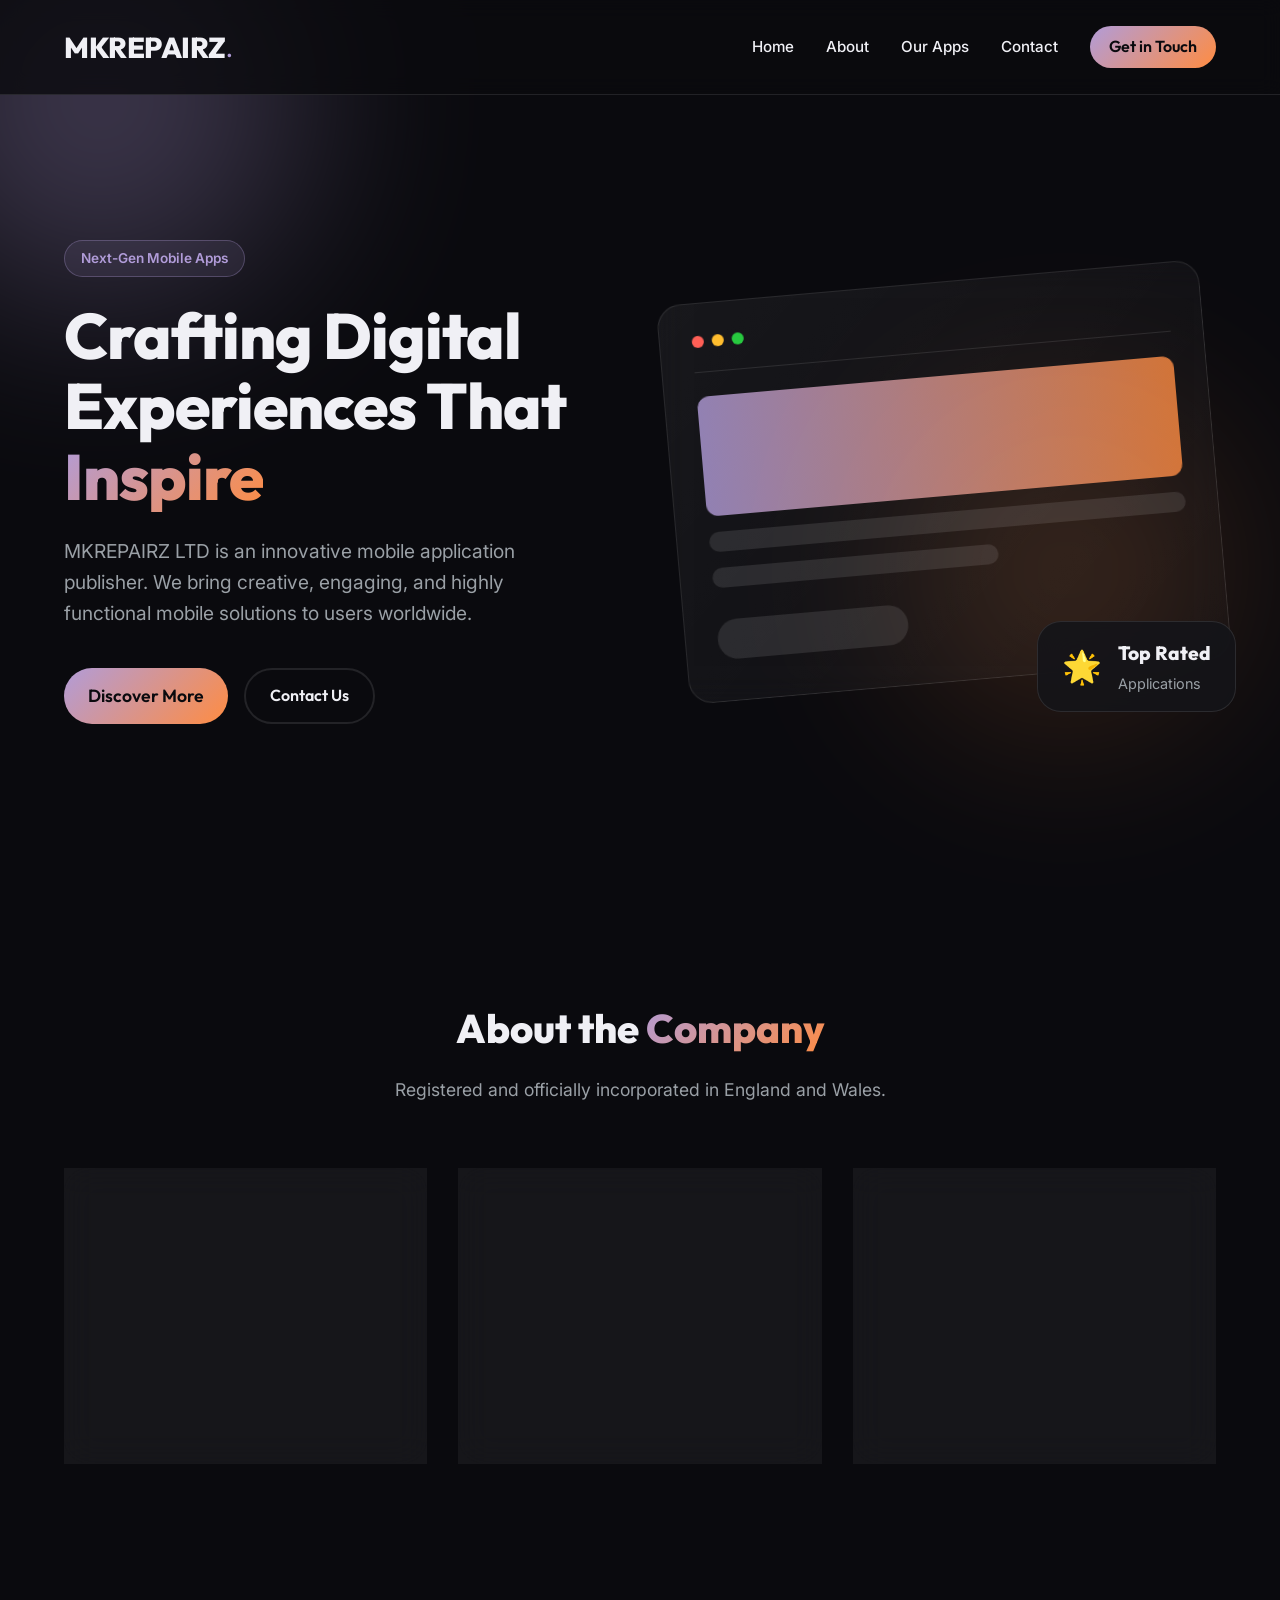
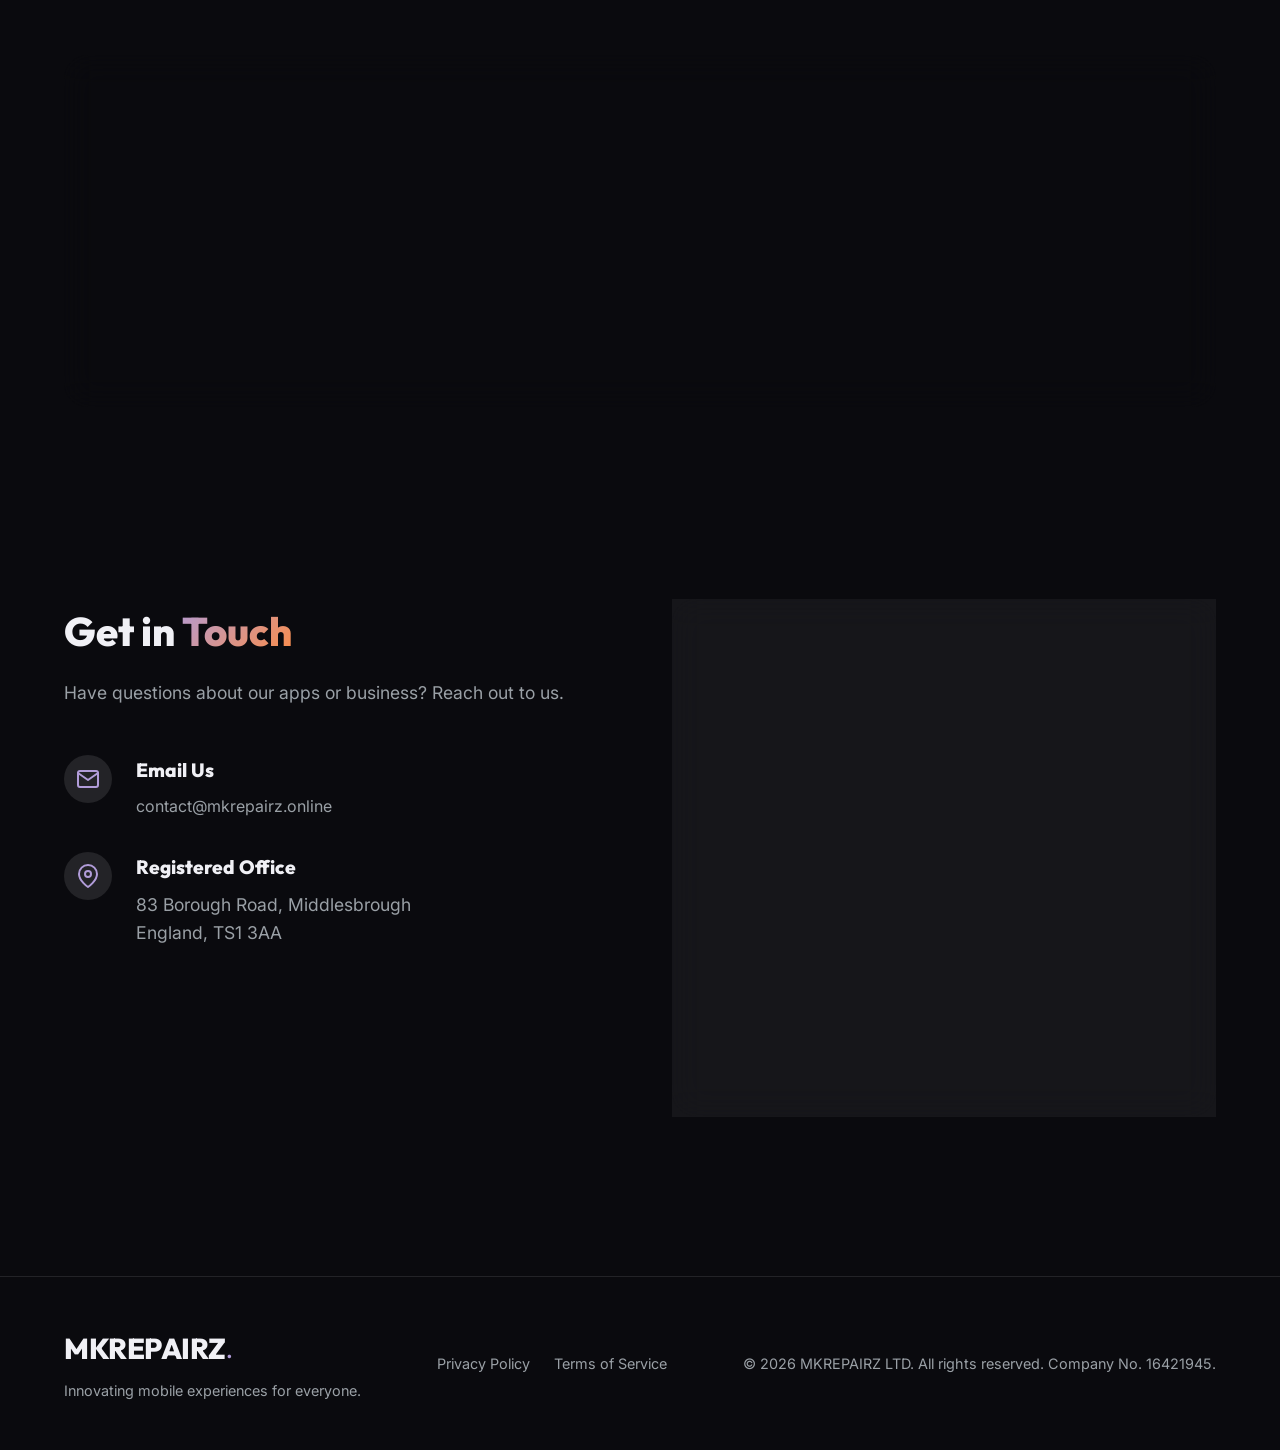
<file: index.html>
<!DOCTYPE html>
<html lang="en">
<head>
    <meta charset="UTF-8">
    <meta name="viewport" content="width=device-width, initial-scale=1.0">
    <title>MKREPAIRZ LTD - Premium Mobile Applications</title>
    <meta name="description" content="MKREPAIRZ LTD is a mobile application development and publishing company based in Middlesbrough, England.">
    <link href="https://fonts.googleapis.com/css2?family=Outfit:wght@300;400;600;800&family=Inter:wght@400;500;700&display=swap" rel="stylesheet">
    <link rel="stylesheet" href="styles.css">
</head>
<body>
    <!-- Navigation -->
    <nav class="navbar">
        <div class="container nav-content">
            <a href="#" class="logo">
                <span class="logo-text">MKREPAIRZ</span>
                <span class="logo-dot">.</span>
            </a>
            <ul class="nav-links">
                <li><a href="#home">Home</a></li>
                <li><a href="#about">About</a></li>
                <li><a href="#apps">Our Apps</a></li>
                <li><a href="#contact">Contact</a></li>
                <li><a href="#contact" class="btn-primary-sm">Get in Touch</a></li>
            </ul>
        </div>
    </nav>

    <!-- Hero Section -->
    <header id="home" class="hero">
        <div class="hero-bg-glow glow-1"></div>
        <div class="hero-bg-glow glow-2"></div>
        <div class="container hero-content">
            <div class="hero-text">
                <div class="badge">Next-Gen Mobile Apps</div>
                <h1>Crafting Digital Experiences That <span class="text-gradient">Inspire</span></h1>
                <p>MKREPAIRZ LTD is an innovative mobile application publisher. We bring creative, engaging, and highly functional mobile solutions to users worldwide.</p>
                <div class="hero-actions">
                    <a href="#about" class="btn-primary">Discover More</a>
                    <a href="#contact" class="btn-secondary">Contact Us</a>
                </div>
            </div>
            <div class="hero-visual">
                <div class="glass-card mockup-card">
                    <div class="mockup-header">
                        <span class="dot red"></span>
                        <span class="dot yellow"></span>
                        <span class="dot green"></span>
                    </div>
                    <div class="mockup-body">
                        <div class="mockup-graph"></div>
                        <div class="mockup-line"></div>
                        <div class="mockup-line short"></div>
                        <div class="mockup-btn"></div>
                    </div>
                </div>
                <div class="glass-card stat-card float-animation">
                    <div class="stat-icon">🌟</div>
                    <div class="stat-info">
                        <h4>Top Rated</h4>
                        <p>Applications</p>
                    </div>
                </div>
            </div>
        </div>
    </header>

    <!-- About Section -->
    <section id="about" class="about">
        <div class="container">
            <div class="section-header">
                <h2>About the <span class="text-gradient">Company</span></h2>
                <p>Registered and officially incorporated in England and Wales.</p>
            </div>
            
            <div class="about-grid">
                <div class="glass-card info-card">
                    <div class="icon-wrapper">
                        <svg xmlns="http://www.w3.org/2000/svg" width="24" height="24" viewBox="0 0 24 24" fill="none" stroke="currentColor" stroke-width="2" stroke-linecap="round" stroke-linejoin="round"><path d="M12 22s8-4 8-10V5l-8-3-8 3v7c0 6 8 10 8 10z"></path></svg>
                    </div>
                    <h3>Legal Entity</h3>
                    <p><strong>MKREPAIRZ LTD</strong></p>
                    <p>Company Number: 16421945</p>
                    <p>Incorporated on 30th April 2025</p>
                </div>
                
                <div class="glass-card info-card">
                    <div class="icon-wrapper">
                        <svg xmlns="http://www.w3.org/2000/svg" width="24" height="24" viewBox="0 0 24 24" fill="none" stroke="currentColor" stroke-width="2" stroke-linecap="round" stroke-linejoin="round"><path d="M20 21v-2a4 4 0 0 0-4-4H8a4 4 0 0 0-4 4v2"></path><circle cx="12" cy="7" r="4"></circle></svg>
                    </div>
                    <h3>Leadership</h3>
                    <p><strong>Dawood Fayyaz Dasnak</strong></p>
                    <p>Company Director</p>
                </div>

                <div class="glass-card info-card">
                    <div class="icon-wrapper">
                        <svg xmlns="http://www.w3.org/2000/svg" width="24" height="24" viewBox="0 0 24 24" fill="none" stroke="currentColor" stroke-width="2" stroke-linecap="round" stroke-linejoin="round"><path d="M21 16V8a2 2 0 0 0-1-1.73l-7-4a2 2 0 0 0-2 0l-7 4A2 2 0 0 0 3 8v8a2 2 0 0 0 1 1.73l7 4a2 2 0 0 0 2 0l7-4A2 2 0 0 0 21 16z"></path><polyline points="3.27 6.96 12 12.01 20.73 6.96"></polyline><line x1="12" y1="22.08" x2="12" y2="12"></line></svg>
                    </div>
                    <h3>Operations</h3>
                    <p>Publishing mobile applications for Android and iOS systems, offering premium digital services.</p>
                </div>
            </div>
        </div>
    </section>

    <!-- Apps Coming Soon Section -->
    <section id="apps" class="apps">
        <div class="container">
            <div class="cta-card glass-card">
                <h2>Our Apps Are Coming to Google Play</h2>
                <p>We are currently setting up our Google Play Console to bring you amazing applications. Stay tuned for our upcoming releases.</p>
                <a href="#contact" class="btn-primary">Get Notified</a>
            </div>
        </div>
    </section>

    <!-- Contact Section -->
    <section id="contact" class="contact">
        <div class="container">
            <div class="contact-wrapper">
                <div class="contact-info">
                    <h2>Get in <span class="text-gradient">Touch</span></h2>
                    <p>Have questions about our apps or business? Reach out to us.</p>
                    
                    <div class="contact-methods">
                        <div class="method">
                            <div class="method-icon">
                                <svg xmlns="http://www.w3.org/2000/svg" width="24" height="24" viewBox="0 0 24 24" fill="none" stroke="currentColor" stroke-width="2" stroke-linecap="round" stroke-linejoin="round"><path d="M4 4h16c1.1 0 2 .9 2 2v12c0 1.1-.9 2-2 2H4c-1.1 0-2-.9-2-2V6c0-1.1.9-2 2-2z"></path><polyline points="22,6 12,13 2,6"></polyline></svg>
                            </div>
                            <div>
                                <h4>Email Us</h4>
                                <a href="mailto:contact@mkrepairz.online">contact@mkrepairz.online</a>
                            </div>
                        </div>
                        <div class="method">
                            <div class="method-icon">
                                <svg xmlns="http://www.w3.org/2000/svg" width="24" height="24" viewBox="0 0 24 24" fill="none" stroke="currentColor" stroke-width="2" stroke-linecap="round" stroke-linejoin="round"><path d="M21 10c0 7-9 13-9 13s-9-6-9-13a9 9 0 0 1 18 0z"></path><circle cx="12" cy="10" r="3"></circle></svg>
                            </div>
                            <div>
                                <h4>Registered Office</h4>
                                <p>83 Borough Road, Middlesbrough<br>England, TS1 3AA</p>
                            </div>
                        </div>
                    </div>
                </div>
                
                <div class="contact-form glass-card">
                    <form onsubmit="event.preventDefault(); alert('Message sent!');">
                        <div class="form-group">
                            <label for="name">Name</label>
                            <input type="text" id="name" placeholder="John Doe" required>
                        </div>
                        <div class="form-group">
                            <label for="email">Email</label>
                            <input type="email" id="email" placeholder="john@example.com" required>
                        </div>
                        <div class="form-group">
                            <label for="message">Message</label>
                            <textarea id="message" rows="4" placeholder="How can we help?" required></textarea>
                        </div>
                        <button type="submit" class="btn-primary w-100">Send Message</button>
                    </form>
                </div>
            </div>
        </div>
    </section>

    <!-- Footer -->
    <footer>
        <div class="container footer-content">
            <div class="footer-brand">
                <a href="#" class="logo">
                    <span class="logo-text">MKREPAIRZ</span>
                    <span class="logo-dot">.</span>
                </a>
                <p>Innovating mobile experiences for everyone.</p>
            </div>
            <div class="footer-links" style="display: flex; gap: 1.5rem;">
                <a href="privacy.html" style="color: var(--text-muted); font-size: 0.9rem;">Privacy Policy</a>
                <a href="terms.html" style="color: var(--text-muted); font-size: 0.9rem;">Terms of Service</a>
            </div>
            <div class="footer-bottom">
                <p>&copy; 2026 MKREPAIRZ LTD. All rights reserved. Company No. 16421945.</p>
            </div>
        </div>
    </footer>
</body>
</html>
</file>
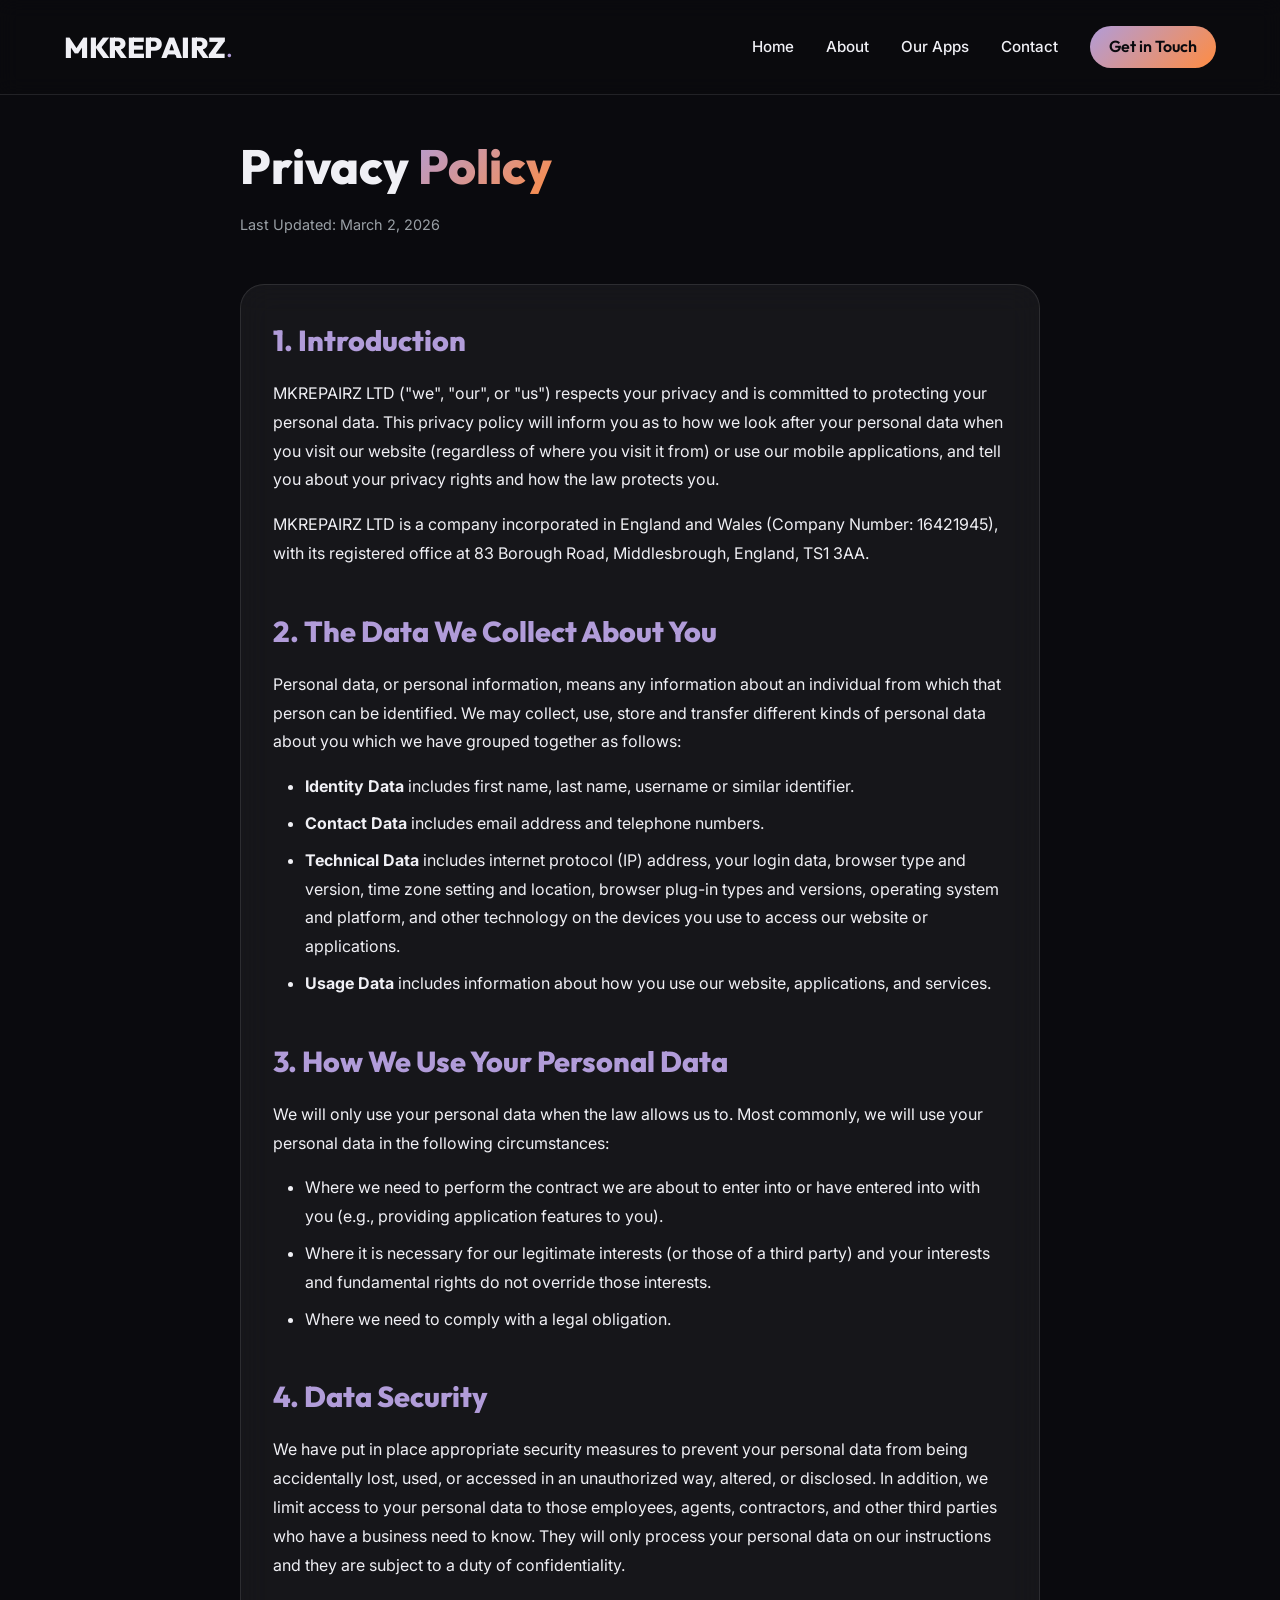
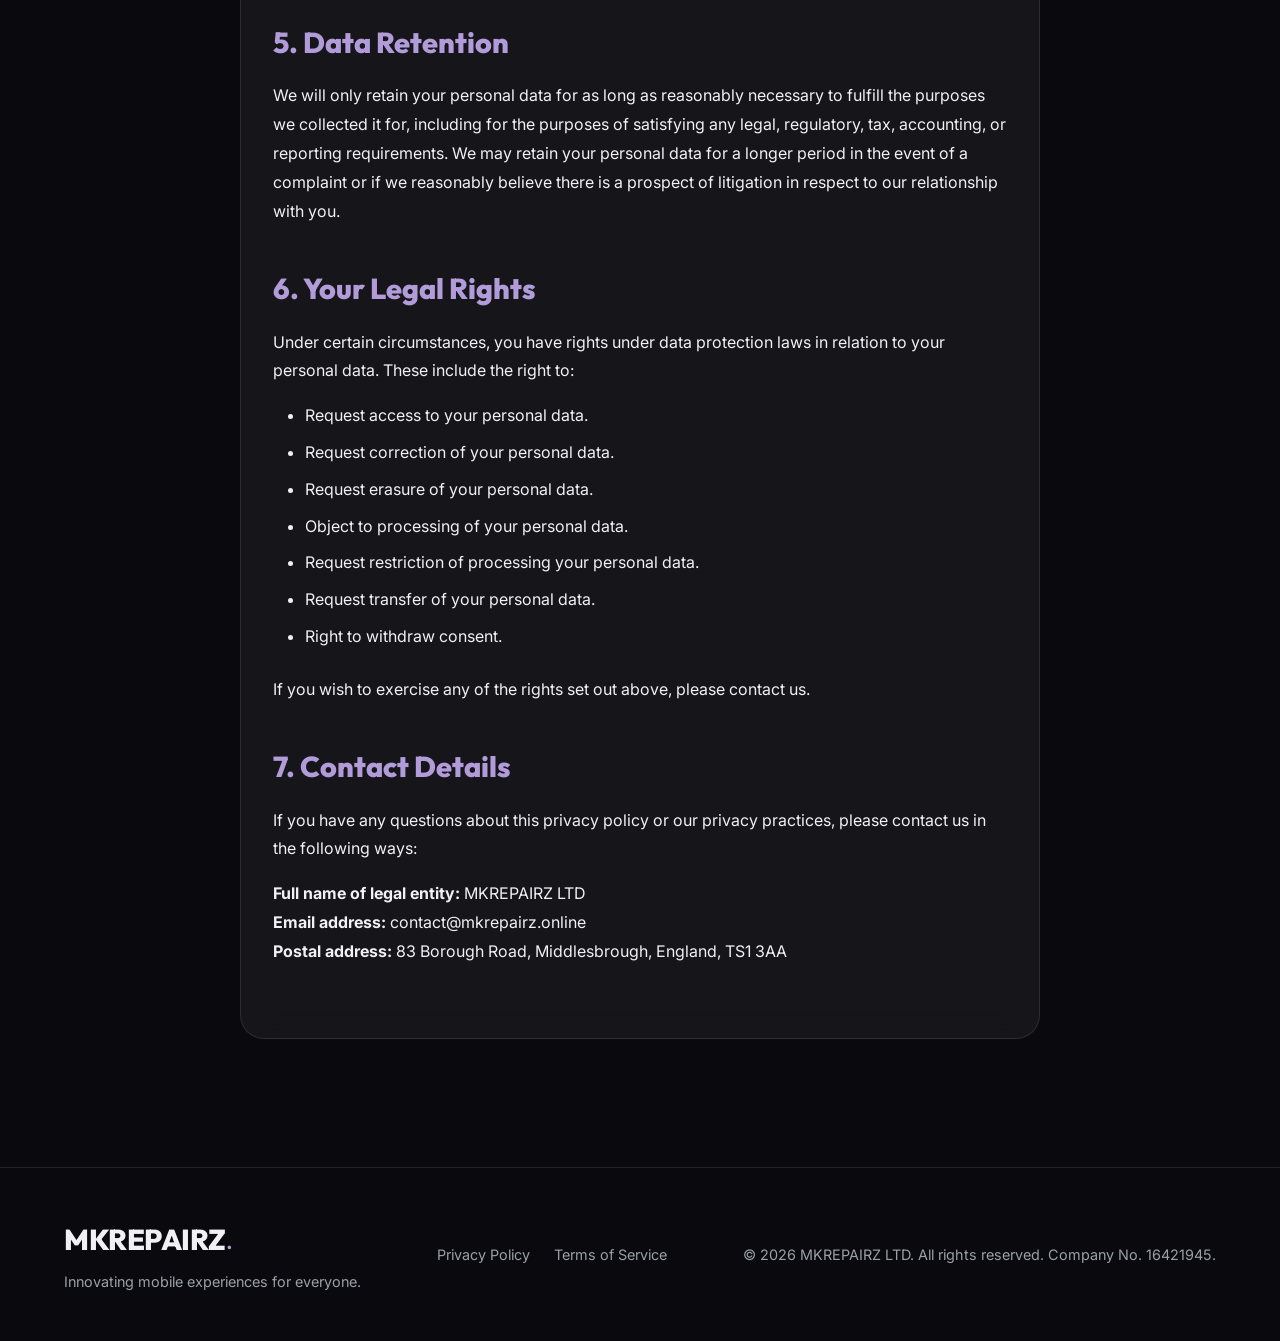
<file: privacy.html>
<!DOCTYPE html>
<html lang="en">
<head>
    <meta charset="UTF-8">
    <meta name="viewport" content="width=device-width, initial-scale=1.0">
    <title>Privacy Policy - MKREPAIRZ LTD</title>
    <meta name="description" content="Privacy Policy for MKREPAIRZ LTD">
    <link href="https://fonts.googleapis.com/css2?family=Outfit:wght@300;400;600;800&family=Inter:wght@400;500;700&display=swap" rel="stylesheet">
    <link rel="stylesheet" href="styles.css">
    <style>
        .legal-content {
            padding: 8rem 0 4rem;
            max-width: 800px;
            margin: 0 auto;
        }
        
        .legal-content h1 {
            font-size: 3rem;
            margin-bottom: 0.5rem;
        }
        
        .legal-date {
            color: var(--text-muted);
            margin-bottom: 3rem;
            font-size: 0.9rem;
        }
        
        .legal-section {
            margin-bottom: 2.5rem;
        }
        
        .legal-section h2 {
            font-size: 1.8rem;
            margin-bottom: 1rem;
            color: var(--primary);
        }
        
        .legal-section h3 {
            font-size: 1.3rem;
            margin-top: 1.5rem;
            margin-bottom: 0.8rem;
        }
        
        .legal-section p {
            margin-bottom: 1rem;
            color: var(--text-main);
            line-height: 1.8;
        }
        
        .legal-section ul {
            margin-bottom: 1.5rem;
            padding-left: 2rem;
            color: var(--text-main);
            line-height: 1.8;
        }
        
        .legal-section li {
            margin-bottom: 0.5rem;
        }
    </style>
</head>
<body>
    <!-- Navigation -->
    <nav class="navbar">
        <div class="container nav-content">
            <a href="index.html" class="logo">
                <span class="logo-text">MKREPAIRZ</span>
                <span class="logo-dot">.</span>
            </a>
            <ul class="nav-links">
                <li><a href="index.html#home">Home</a></li>
                <li><a href="index.html#about">About</a></li>
                <li><a href="index.html#apps">Our Apps</a></li>
                <li><a href="index.html#contact">Contact</a></li>
                <li><a href="index.html#contact" class="btn-primary-sm">Get in Touch</a></li>
            </ul>
        </div>
    </nav>

    <!-- Content -->
    <main class="container legal-content">
        <h1>Privacy <span class="text-gradient">Policy</span></h1>
        <p class="legal-date">Last Updated: March 2, 2026</p>

        <div class="glass-card">
            <div class="legal-section">
                <h2>1. Introduction</h2>
                <p>MKREPAIRZ LTD ("we", "our", or "us") respects your privacy and is committed to protecting your personal data. This privacy policy will inform you as to how we look after your personal data when you visit our website (regardless of where you visit it from) or use our mobile applications, and tell you about your privacy rights and how the law protects you.</p>
                <p>MKREPAIRZ LTD is a company incorporated in England and Wales (Company Number: 16421945), with its registered office at 83 Borough Road, Middlesbrough, England, TS1 3AA.</p>
            </div>

            <div class="legal-section">
                <h2>2. The Data We Collect About You</h2>
                <p>Personal data, or personal information, means any information about an individual from which that person can be identified. We may collect, use, store and transfer different kinds of personal data about you which we have grouped together as follows:</p>
                <ul>
                    <li><strong>Identity Data</strong> includes first name, last name, username or similar identifier.</li>
                    <li><strong>Contact Data</strong> includes email address and telephone numbers.</li>
                    <li><strong>Technical Data</strong> includes internet protocol (IP) address, your login data, browser type and version, time zone setting and location, browser plug-in types and versions, operating system and platform, and other technology on the devices you use to access our website or applications.</li>
                    <li><strong>Usage Data</strong> includes information about how you use our website, applications, and services.</li>
                </ul>
            </div>

            <div class="legal-section">
                <h2>3. How We Use Your Personal Data</h2>
                <p>We will only use your personal data when the law allows us to. Most commonly, we will use your personal data in the following circumstances:</p>
                <ul>
                    <li>Where we need to perform the contract we are about to enter into or have entered into with you (e.g., providing application features to you).</li>
                    <li>Where it is necessary for our legitimate interests (or those of a third party) and your interests and fundamental rights do not override those interests.</li>
                    <li>Where we need to comply with a legal obligation.</li>
                </ul>
            </div>

            <div class="legal-section">
                <h2>4. Data Security</h2>
                <p>We have put in place appropriate security measures to prevent your personal data from being accidentally lost, used, or accessed in an unauthorized way, altered, or disclosed. In addition, we limit access to your personal data to those employees, agents, contractors, and other third parties who have a business need to know. They will only process your personal data on our instructions and they are subject to a duty of confidentiality.</p>
            </div>

            <div class="legal-section">
                <h2>5. Data Retention</h2>
                <p>We will only retain your personal data for as long as reasonably necessary to fulfill the purposes we collected it for, including for the purposes of satisfying any legal, regulatory, tax, accounting, or reporting requirements. We may retain your personal data for a longer period in the event of a complaint or if we reasonably believe there is a prospect of litigation in respect to our relationship with you.</p>
            </div>

            <div class="legal-section">
                <h2>6. Your Legal Rights</h2>
                <p>Under certain circumstances, you have rights under data protection laws in relation to your personal data. These include the right to:</p>
                <ul>
                    <li>Request access to your personal data.</li>
                    <li>Request correction of your personal data.</li>
                    <li>Request erasure of your personal data.</li>
                    <li>Object to processing of your personal data.</li>
                    <li>Request restriction of processing your personal data.</li>
                    <li>Request transfer of your personal data.</li>
                    <li>Right to withdraw consent.</li>
                </ul>
                <p>If you wish to exercise any of the rights set out above, please contact us.</p>
            </div>

            <div class="legal-section">
                <h2>7. Contact Details</h2>
                <p>If you have any questions about this privacy policy or our privacy practices, please contact us in the following ways:</p>
                <p>
                    <strong>Full name of legal entity:</strong> MKREPAIRZ LTD<br>
                    <strong>Email address:</strong> <a href="mailto:contact@mkrepairz.online">contact@mkrepairz.online</a><br>
                    <strong>Postal address:</strong> 83 Borough Road, Middlesbrough, England, TS1 3AA
                </p>
            </div>
        </div>
    </main>

    <!-- Footer -->
    <footer>
        <div class="container footer-content">
            <div class="footer-brand">
                <a href="index.html" class="logo">
                    <span class="logo-text">MKREPAIRZ</span>
                    <span class="logo-dot">.</span>
                </a>
                <p>Innovating mobile experiences for everyone.</p>
            </div>
            <div class="footer-links" style="display: flex; gap: 1.5rem;">
                <a href="privacy.html" style="color: var(--text-muted); font-size: 0.9rem;">Privacy Policy</a>
                <a href="terms.html" style="color: var(--text-muted); font-size: 0.9rem;">Terms of Service</a>
            </div>
            <div class="footer-bottom">
                <p>&copy; 2026 MKREPAIRZ LTD. All rights reserved. Company No. 16421945.</p>
            </div>
        </div>
    </footer>
</body>
</html>
</file>
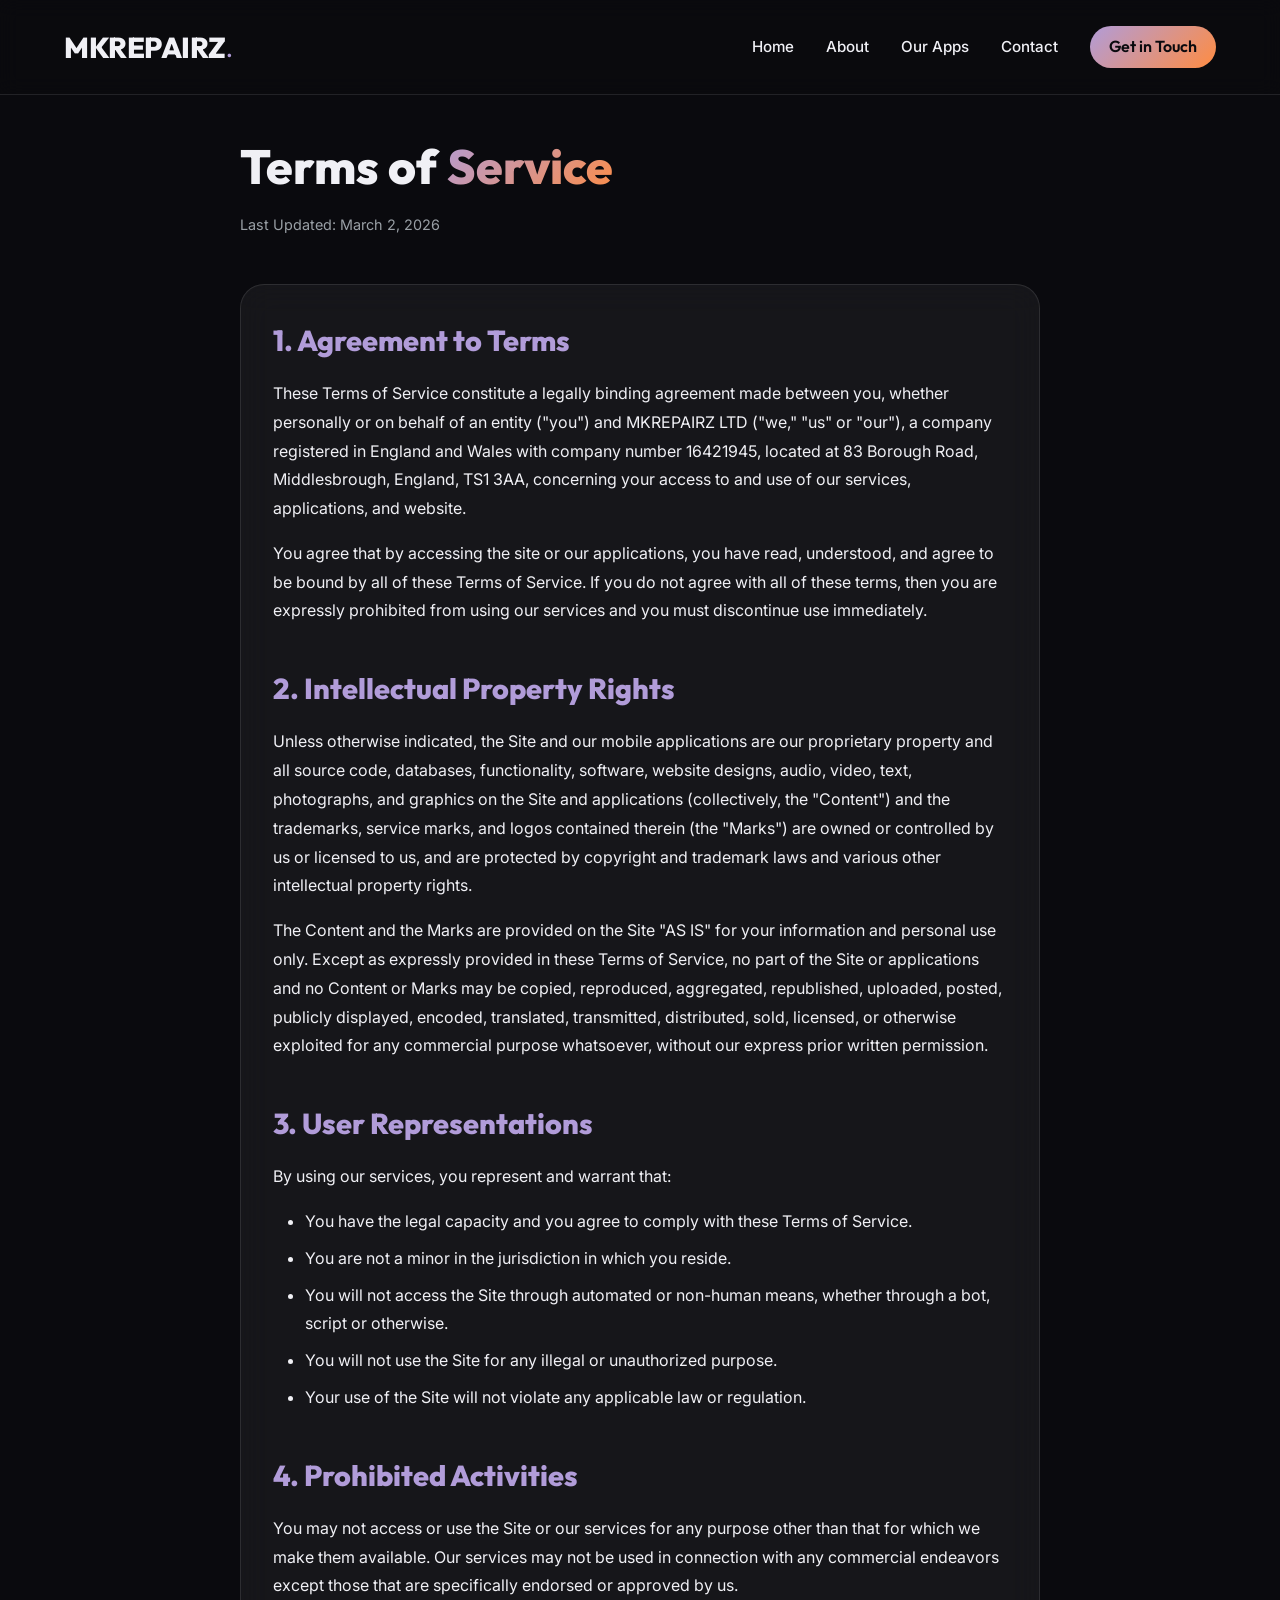
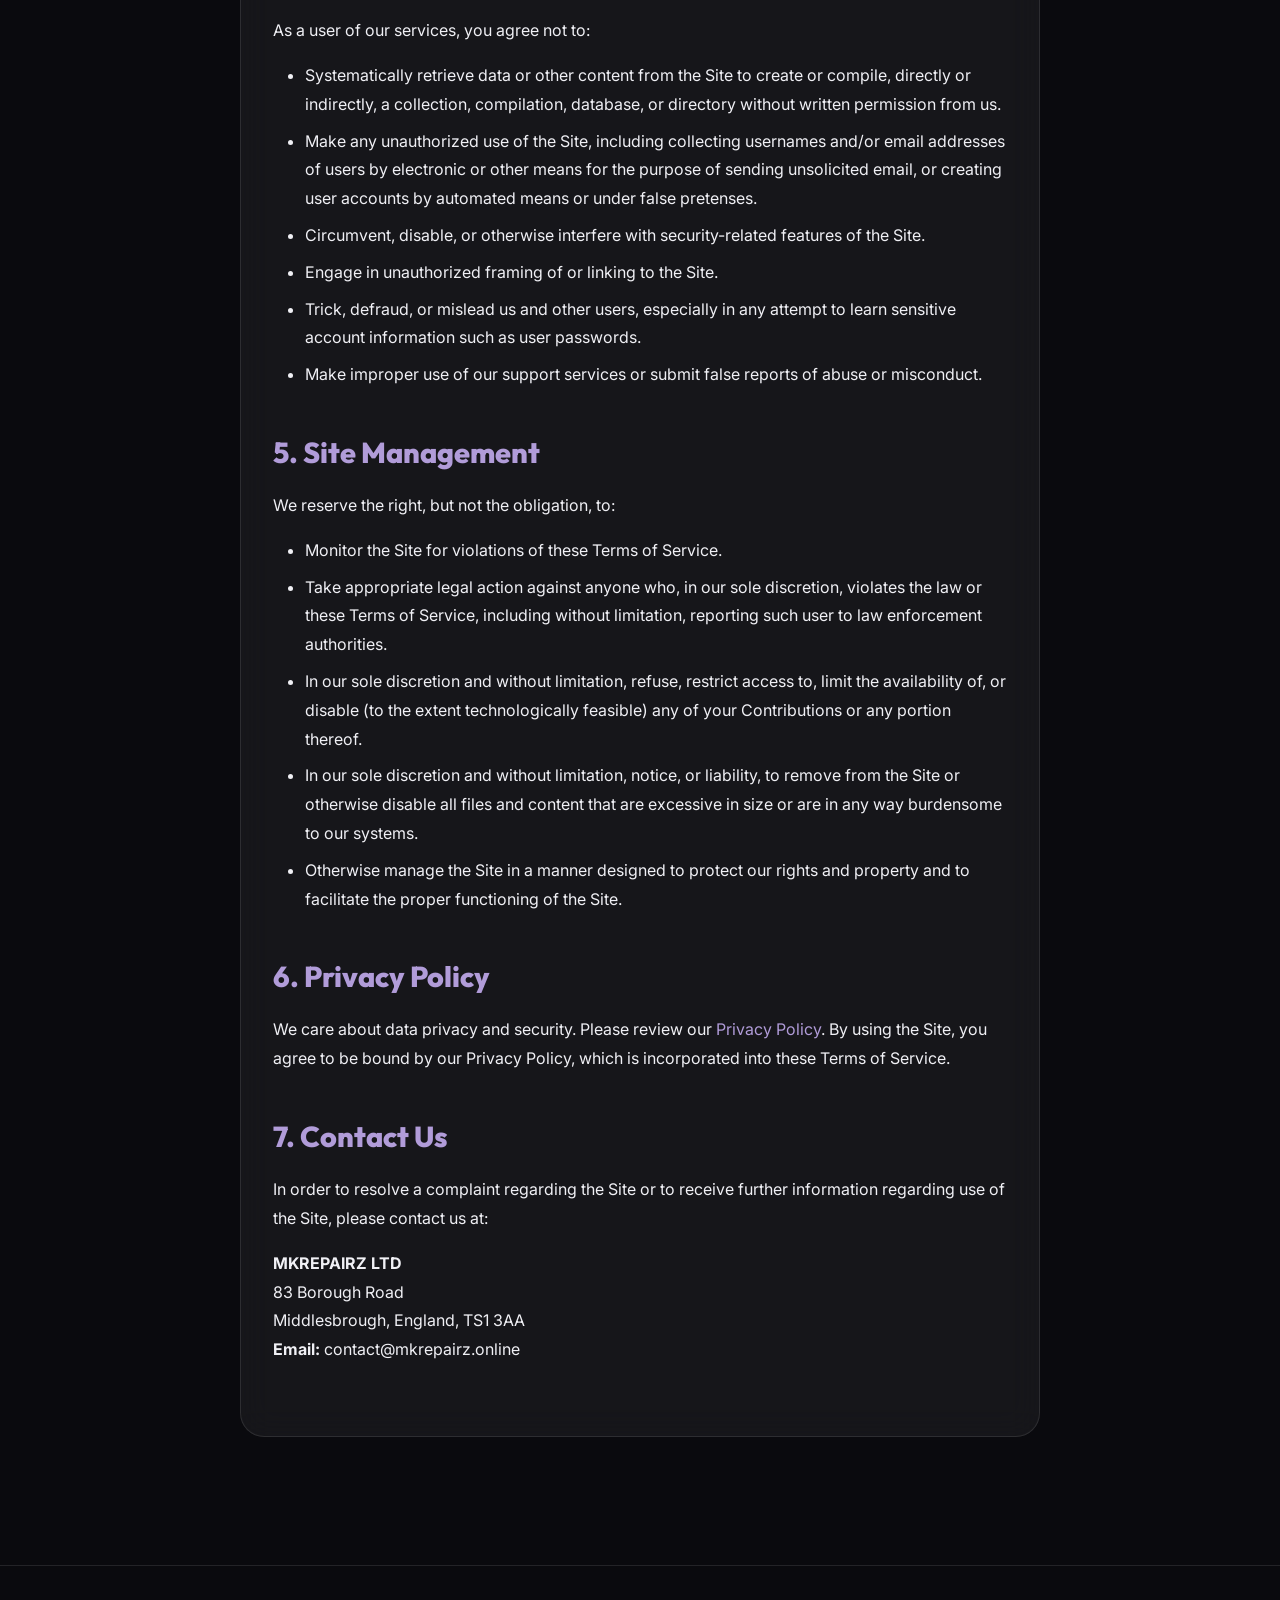
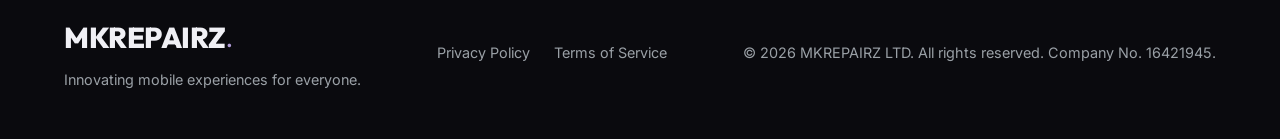
<file: terms.html>
<!DOCTYPE html>
<html lang="en">
<head>
    <meta charset="UTF-8">
    <meta name="viewport" content="width=device-width, initial-scale=1.0">
    <title>Terms of Service - MKREPAIRZ LTD</title>
    <meta name="description" content="Terms of Service for MKREPAIRZ LTD">
    <link href="https://fonts.googleapis.com/css2?family=Outfit:wght@300;400;600;800&family=Inter:wght@400;500;700&display=swap" rel="stylesheet">
    <link rel="stylesheet" href="styles.css">
    <style>
        .legal-content {
            padding: 8rem 0 4rem;
            max-width: 800px;
            margin: 0 auto;
        }
        
        .legal-content h1 {
            font-size: 3rem;
            margin-bottom: 0.5rem;
        }
        
        .legal-date {
            color: var(--text-muted);
            margin-bottom: 3rem;
            font-size: 0.9rem;
        }
        
        .legal-section {
            margin-bottom: 2.5rem;
        }
        
        .legal-section h2 {
            font-size: 1.8rem;
            margin-bottom: 1rem;
            color: var(--primary);
        }
        
        .legal-section h3 {
            font-size: 1.3rem;
            margin-top: 1.5rem;
            margin-bottom: 0.8rem;
        }
        
        .legal-section p {
            margin-bottom: 1rem;
            color: var(--text-main);
            line-height: 1.8;
        }
        
        .legal-section ul {
            margin-bottom: 1.5rem;
            padding-left: 2rem;
            color: var(--text-main);
            line-height: 1.8;
        }
        
        .legal-section li {
            margin-bottom: 0.5rem;
        }
    </style>
</head>
<body>
    <!-- Navigation -->
    <nav class="navbar">
        <div class="container nav-content">
            <a href="index.html" class="logo">
                <span class="logo-text">MKREPAIRZ</span>
                <span class="logo-dot">.</span>
            </a>
            <ul class="nav-links">
                <li><a href="index.html#home">Home</a></li>
                <li><a href="index.html#about">About</a></li>
                <li><a href="index.html#apps">Our Apps</a></li>
                <li><a href="index.html#contact">Contact</a></li>
                <li><a href="index.html#contact" class="btn-primary-sm">Get in Touch</a></li>
            </ul>
        </div>
    </nav>

    <!-- Content -->
    <main class="container legal-content">
        <h1>Terms of <span class="text-gradient">Service</span></h1>
        <p class="legal-date">Last Updated: March 2, 2026</p>

        <div class="glass-card">
            <div class="legal-section">
                <h2>1. Agreement to Terms</h2>
                <p>These Terms of Service constitute a legally binding agreement made between you, whether personally or on behalf of an entity ("you") and MKREPAIRZ LTD ("we," "us" or "our"), a company registered in England and Wales with company number 16421945, located at 83 Borough Road, Middlesbrough, England, TS1 3AA, concerning your access to and use of our services, applications, and website.</p>
                <p>You agree that by accessing the site or our applications, you have read, understood, and agree to be bound by all of these Terms of Service. If you do not agree with all of these terms, then you are expressly prohibited from using our services and you must discontinue use immediately.</p>
            </div>

            <div class="legal-section">
                <h2>2. Intellectual Property Rights</h2>
                <p>Unless otherwise indicated, the Site and our mobile applications are our proprietary property and all source code, databases, functionality, software, website designs, audio, video, text, photographs, and graphics on the Site and applications (collectively, the "Content") and the trademarks, service marks, and logos contained therein (the "Marks") are owned or controlled by us or licensed to us, and are protected by copyright and trademark laws and various other intellectual property rights.</p>
                <p>The Content and the Marks are provided on the Site "AS IS" for your information and personal use only. Except as expressly provided in these Terms of Service, no part of the Site or applications and no Content or Marks may be copied, reproduced, aggregated, republished, uploaded, posted, publicly displayed, encoded, translated, transmitted, distributed, sold, licensed, or otherwise exploited for any commercial purpose whatsoever, without our express prior written permission.</p>
            </div>

            <div class="legal-section">
                <h2>3. User Representations</h2>
                <p>By using our services, you represent and warrant that:</p>
                <ul>
                    <li>You have the legal capacity and you agree to comply with these Terms of Service.</li>
                    <li>You are not a minor in the jurisdiction in which you reside.</li>
                    <li>You will not access the Site through automated or non-human means, whether through a bot, script or otherwise.</li>
                    <li>You will not use the Site for any illegal or unauthorized purpose.</li>
                    <li>Your use of the Site will not violate any applicable law or regulation.</li>
                </ul>
            </div>

            <div class="legal-section">
                <h2>4. Prohibited Activities</h2>
                <p>You may not access or use the Site or our services for any purpose other than that for which we make them available. Our services may not be used in connection with any commercial endeavors except those that are specifically endorsed or approved by us.</p>
                <p>As a user of our services, you agree not to:</p>
                <ul>
                    <li>Systematically retrieve data or other content from the Site to create or compile, directly or indirectly, a collection, compilation, database, or directory without written permission from us.</li>
                    <li>Make any unauthorized use of the Site, including collecting usernames and/or email addresses of users by electronic or other means for the purpose of sending unsolicited email, or creating user accounts by automated means or under false pretenses.</li>
                    <li>Circumvent, disable, or otherwise interfere with security-related features of the Site.</li>
                    <li>Engage in unauthorized framing of or linking to the Site.</li>
                    <li>Trick, defraud, or mislead us and other users, especially in any attempt to learn sensitive account information such as user passwords.</li>
                    <li>Make improper use of our support services or submit false reports of abuse or misconduct.</li>
                </ul>
            </div>

            <div class="legal-section">
                <h2>5. Site Management</h2>
                <p>We reserve the right, but not the obligation, to:</p>
                <ul>
                    <li>Monitor the Site for violations of these Terms of Service.</li>
                    <li>Take appropriate legal action against anyone who, in our sole discretion, violates the law or these Terms of Service, including without limitation, reporting such user to law enforcement authorities.</li>
                    <li>In our sole discretion and without limitation, refuse, restrict access to, limit the availability of, or disable (to the extent technologically feasible) any of your Contributions or any portion thereof.</li>
                    <li>In our sole discretion and without limitation, notice, or liability, to remove from the Site or otherwise disable all files and content that are excessive in size or are in any way burdensome to our systems.</li>
                    <li>Otherwise manage the Site in a manner designed to protect our rights and property and to facilitate the proper functioning of the Site.</li>
                </ul>
            </div>

            <div class="legal-section">
                <h2>6. Privacy Policy</h2>
                <p>We care about data privacy and security. Please review our <a href="privacy.html" style="color: var(--primary);">Privacy Policy</a>. By using the Site, you agree to be bound by our Privacy Policy, which is incorporated into these Terms of Service.</p>
            </div>

            <div class="legal-section">
                <h2>7. Contact Us</h2>
                <p>In order to resolve a complaint regarding the Site or to receive further information regarding use of the Site, please contact us at:</p>
                <p>
                    <strong>MKREPAIRZ LTD</strong><br>
                    83 Borough Road<br>
                    Middlesbrough, England, TS1 3AA<br>
                    <strong>Email:</strong> <a href="mailto:contact@mkrepairz.online">contact@mkrepairz.online</a>
                </p>
            </div>
        </div>
    </main>

    <!-- Footer -->
    <footer>
        <div class="container footer-content">
            <div class="footer-brand">
                <a href="index.html" class="logo">
                    <span class="logo-text">MKREPAIRZ</span>
                    <span class="logo-dot">.</span>
                </a>
                <p>Innovating mobile experiences for everyone.</p>
            </div>
            <div class="footer-links" style="display: flex; gap: 1.5rem;">
                <a href="privacy.html" style="color: var(--text-muted); font-size: 0.9rem;">Privacy Policy</a>
                <a href="terms.html" style="color: var(--text-muted); font-size: 0.9rem;">Terms of Service</a>
            </div>
            <div class="footer-bottom">
                <p>&copy; 2026 MKREPAIRZ LTD. All rights reserved. Company No. 16421945.</p>
            </div>
        </div>
    </footer>
</body>
</html>
</file>
<file: styles.css>
/* Root Variables */
:root {
    --primary: #B19CD9;
    /* Pastel Purple */
    --primary-dark: #816eb1;
    --secondary: #ff8c42;
    --dark: #0a0a0e;
    --dark-surface: #13141c;
    --text-main: #f0f0f5;
    --text-muted: #9aa0a6;
    --glass-bg: rgba(255, 255, 255, 0.05);
    --glass-border: rgba(255, 255, 255, 0.1);
    --gradient: linear-gradient(135deg, var(--primary), var(--secondary));
    --transition: all 0.3s cubic-bezier(0.25, 0.8, 0.25, 1);
}

/* Base Styles */
* {
    margin: 0;
    padding: 0;
    box-sizing: border-box;
}

body {
    font-family: 'Inter', sans-serif;
    background-color: var(--dark);
    color: var(--text-main);
    line-height: 1.6;
    overflow-x: hidden;
}

h1,
h2,
h3,
h4,
.logo-text {
    font-family: 'Outfit', sans-serif;
    font-weight: 800;
}

.text-gradient {
    background: var(--gradient);
    -webkit-background-clip: text;
    background-clip: text;
    -webkit-text-fill-color: transparent;
    display: inline-block;
}

a {
    text-decoration: none;
    color: var(--text-main);
    transition: var(--transition);
}

.container {
    width: 90%;
    max-width: 1200px;
    margin: 0 auto;
}

/* Glassmorphism Classes */
.glass-card {
    background: var(--glass-bg);
    backdrop-filter: blur(16px);
    -webkit-backdrop-filter: blur(16px);
    border: 1px solid var(--glass-border);
    border-radius: 24px;
    padding: 2rem;
    transition: var(--transition);
}

.glass-card:hover {
    transform: translateY(-5px);
    background: rgba(255, 255, 255, 0.08);
    border-color: rgba(255, 255, 255, 0.2);
    box-shadow: 0 10px 30px rgba(0, 0, 0, 0.3);
}

/* Buttons */
.btn-primary,
.btn-secondary,
.btn-primary-sm {
    display: inline-flex;
    align-items: center;
    justify-content: center;
    padding: 0.8rem 1.5rem;
    border-radius: 50px;
    font-weight: 600;
    font-family: 'Outfit', sans-serif;
    cursor: pointer;
    transition: var(--transition);
}

.btn-primary-sm {
    padding: 0.5rem 1.2rem;
    background: var(--gradient);
    color: var(--dark);
}

.btn-primary {
    background: var(--gradient);
    color: var(--dark);
    border: none;
    font-size: 1.1rem;
}

.btn-secondary {
    background: transparent;
    color: var(--text-main);
    border: 2px solid var(--glass-border);
}

.btn-primary:hover,
.btn-primary-sm:hover {
    filter: brightness(1.1);
    box-shadow: 0 0 20px rgba(177, 156, 217, 0.4);
    transform: scale(1.05);
}

.btn-secondary:hover {
    border-color: var(--primary);
    background: rgba(177, 156, 217, 0.1);
    transform: scale(1.05);
}

.w-100 {
    width: 100%;
}

/* Navigation */
.navbar {
    position: fixed;
    top: 0;
    left: 0;
    width: 100%;
    padding: 1.5rem 0;
    z-index: 1000;
    background: rgba(10, 10, 14, 0.8);
    backdrop-filter: blur(10px);
    border-bottom: 1px solid var(--glass-border);
}

.nav-content {
    display: flex;
    justify-content: space-between;
    align-items: center;
}

.logo {
    display: flex;
    align-items: center;
    font-size: 1.8rem;
    letter-spacing: -0.5px;
}

.logo-dot {
    color: var(--primary);
}

.nav-links {
    display: flex;
    list-style: none;
    gap: 2rem;
    align-items: center;
}

.nav-links a:not(.btn-primary-sm) {
    font-size: 0.95rem;
    font-weight: 500;
}

.nav-links a:not(.btn-primary-sm):hover {
    color: var(--primary);
}

/* Hero Section */
.hero {
    min-height: 100vh;
    display: flex;
    align-items: center;
    position: relative;
    padding: 8rem 0 4rem;
    overflow: hidden;
}

.hero-bg-glow {
    position: absolute;
    border-radius: 50%;
    filter: blur(100px);
    z-index: -1;
}

.glow-1 {
    width: 400px;
    height: 400px;
    background: var(--primary);
    opacity: 0.3;
    top: -100px;
    left: -100px;
}

.glow-2 {
    width: 300px;
    height: 300px;
    background: var(--secondary);
    opacity: 0.2;
    bottom: 20%;
    right: 5%;
}

.hero-content {
    display: grid;
    grid-template-columns: 1fr 1fr;
    gap: 4rem;
    align-items: center;
}

.badge {
    display: inline-block;
    padding: 0.4rem 1rem;
    background: rgba(177, 156, 217, 0.1);
    border: 1px solid rgba(177, 156, 217, 0.3);
    color: var(--primary);
    border-radius: 50px;
    font-size: 0.85rem;
    font-weight: 600;
    margin-bottom: 1.5rem;
}

.hero h1 {
    font-size: 4rem;
    line-height: 1.1;
    margin-bottom: 1.5rem;
    letter-spacing: -1px;
}

.hero p {
    font-size: 1.2rem;
    color: var(--text-muted);
    margin-bottom: 2.5rem;
    max-width: 480px;
}

.hero-actions {
    display: flex;
    gap: 1rem;
}

.hero-visual {
    position: relative;
    height: 500px;
}

.mockup-card {
    position: absolute;
    width: 100%;
    height: 400px;
    top: 50%;
    transform: translateY(-50%) rotate(-5deg);
    background: linear-gradient(135deg, rgba(255, 255, 255, 0.05), rgba(255, 255, 255, 0.01));
    z-index: 1;
}

.mockup-header {
    display: flex;
    gap: 0.5rem;
    padding-bottom: 1.5rem;
    border-bottom: 1px solid var(--glass-border);
    margin-bottom: 1.5rem;
}

.dot {
    width: 12px;
    height: 12px;
    border-radius: 50%;
}

.red {
    background: #ff5f56;
}

.yellow {
    background: #ffbd2e;
}

.green {
    background: #27c93f;
}

.mockup-body {
    display: flex;
    flex-direction: column;
    gap: 1rem;
}

.mockup-graph {
    height: 120px;
    border-radius: 12px;
    background: linear-gradient(90deg, var(--primary), var(--secondary));
    opacity: 0.8;
}

.mockup-line {
    height: 20px;
    border-radius: 10px;
    background: rgba(255, 255, 255, 0.1);
    width: 100%;
}

.mockup-line.short {
    width: 60%;
}

.mockup-btn {
    height: 40px;
    border-radius: 20px;
    background: var(--glass-border);
    width: 40%;
    margin-top: 1rem;
}

.stat-card {
    position: absolute;
    bottom: 20px;
    right: -20px;
    z-index: 2;
    display: flex;
    align-items: center;
    gap: 1rem;
    padding: 1rem 1.5rem;
    background: rgba(20, 20, 25, 0.9);
}

.stat-icon {
    font-size: 2rem;
}

.stat-info h4 {
    font-size: 1.2rem;
    margin-bottom: 0.2rem;
}

.stat-info p {
    font-size: 0.9rem;
    color: var(--text-muted);
    margin: 0;
}

.float-animation {
    animation: float 6s ease-in-out infinite;
}

@keyframes float {
    0% {
        transform: translateY(0px);
    }

    50% {
        transform: translateY(-20px);
    }

    100% {
        transform: translateY(0px);
    }
}

/* Sections */
section {
    padding: 6rem 0;
}

.section-header {
    text-align: center;
    margin-bottom: 4rem;
}

.section-header h2 {
    font-size: 2.5rem;
    margin-bottom: 1rem;
}

.section-header p {
    color: var(--text-muted);
    font-size: 1.1rem;
}

/* About Grid */
.about-grid {
    display: grid;
    grid-template-columns: repeat(3, 1fr);
    gap: 2rem;
}

.icon-wrapper {
    width: 50px;
    height: 50px;
    border-radius: 12px;
    background: rgba(177, 156, 217, 0.1);
    color: var(--primary);
    display: flex;
    align-items: center;
    justify-content: center;
    margin-bottom: 1.5rem;
}

.info-card h3 {
    font-size: 1.5rem;
    margin-bottom: 1rem;
}

.info-card p {
    color: var(--text-muted);
    margin-bottom: 0.5rem;
}

/* CTA Card */
.cta-card {
    text-align: center;
    padding: 4rem 2rem;
    background: linear-gradient(135deg, rgba(177, 156, 217, 0.1), rgba(255, 140, 66, 0.1));
    border: 1px solid rgba(177, 156, 217, 0.3);
}

.cta-card h2 {
    font-size: 2.5rem;
    margin-bottom: 1rem;
}

.cta-card p {
    color: var(--text-muted);
    font-size: 1.1rem;
    margin-bottom: 2rem;
    max-width: 600px;
    margin-left: auto;
    margin-right: auto;
}

/* Contact */
.contact-wrapper {
    display: grid;
    grid-template-columns: 1fr 1fr;
    gap: 4rem;
}

.contact-info h2 {
    font-size: 2.5rem;
    margin-bottom: 1rem;
}

.contact-info p {
    color: var(--text-muted);
    font-size: 1.1rem;
    margin-bottom: 3rem;
}

.method {
    display: flex;
    align-items: flex-start;
    gap: 1.5rem;
    margin-bottom: 2rem;
}

.method-icon {
    width: 48px;
    height: 48px;
    border-radius: 50%;
    background: var(--glass-border);
    display: flex;
    align-items: center;
    justify-content: center;
    color: var(--primary);
}

.method h4 {
    font-size: 1.2rem;
    margin-bottom: 0.5rem;
}

.method p,
.method a {
    color: var(--text-muted);
}

.method a:hover {
    color: var(--primary);
}

.form-group {
    margin-bottom: 1.5rem;
}

.form-group label {
    display: block;
    margin-bottom: 0.5rem;
    font-weight: 500;
    color: var(--text-main);
}

.form-group input,
.form-group textarea {
    width: 100%;
    padding: 1rem;
    background: rgba(255, 255, 255, 0.03);
    border: 1px solid var(--glass-border);
    border-radius: 12px;
    color: var(--text-main);
    font-family: inherit;
    font-size: 1rem;
    transition: var(--transition);
}

.form-group input:focus,
.form-group textarea:focus {
    outline: none;
    border-color: var(--primary);
    background: rgba(255, 255, 255, 0.05);
}

/* Footer */
footer {
    border-top: 1px solid var(--glass-border);
    padding: 3rem 0;
    margin-top: 4rem;
}

.footer-content {
    display: flex;
    justify-content: space-between;
    align-items: center;
    flex-wrap: wrap;
    gap: 2rem;
}

.footer-brand p {
    color: var(--text-muted);
    font-size: 0.9rem;
    margin-top: 0.5rem;
}

.footer-bottom {
    color: var(--text-muted);
    font-size: 0.9rem;
}

/* Responsive */
@media (max-width: 900px) {

    .hero-content,
    .about-grid,
    .contact-wrapper {
        grid-template-columns: 1fr;
    }

    .hero-text {
        text-align: center;
    }

    .hero h1 {
        font-size: 3rem;
    }

    .hero p {
        margin-left: auto;
        margin-right: auto;
    }

    .hero-actions {
        justify-content: center;
    }

    .nav-links {
        display: none;
        /* simple mobile fallback, ideally add hamburger menu */
    }
}
</file>
